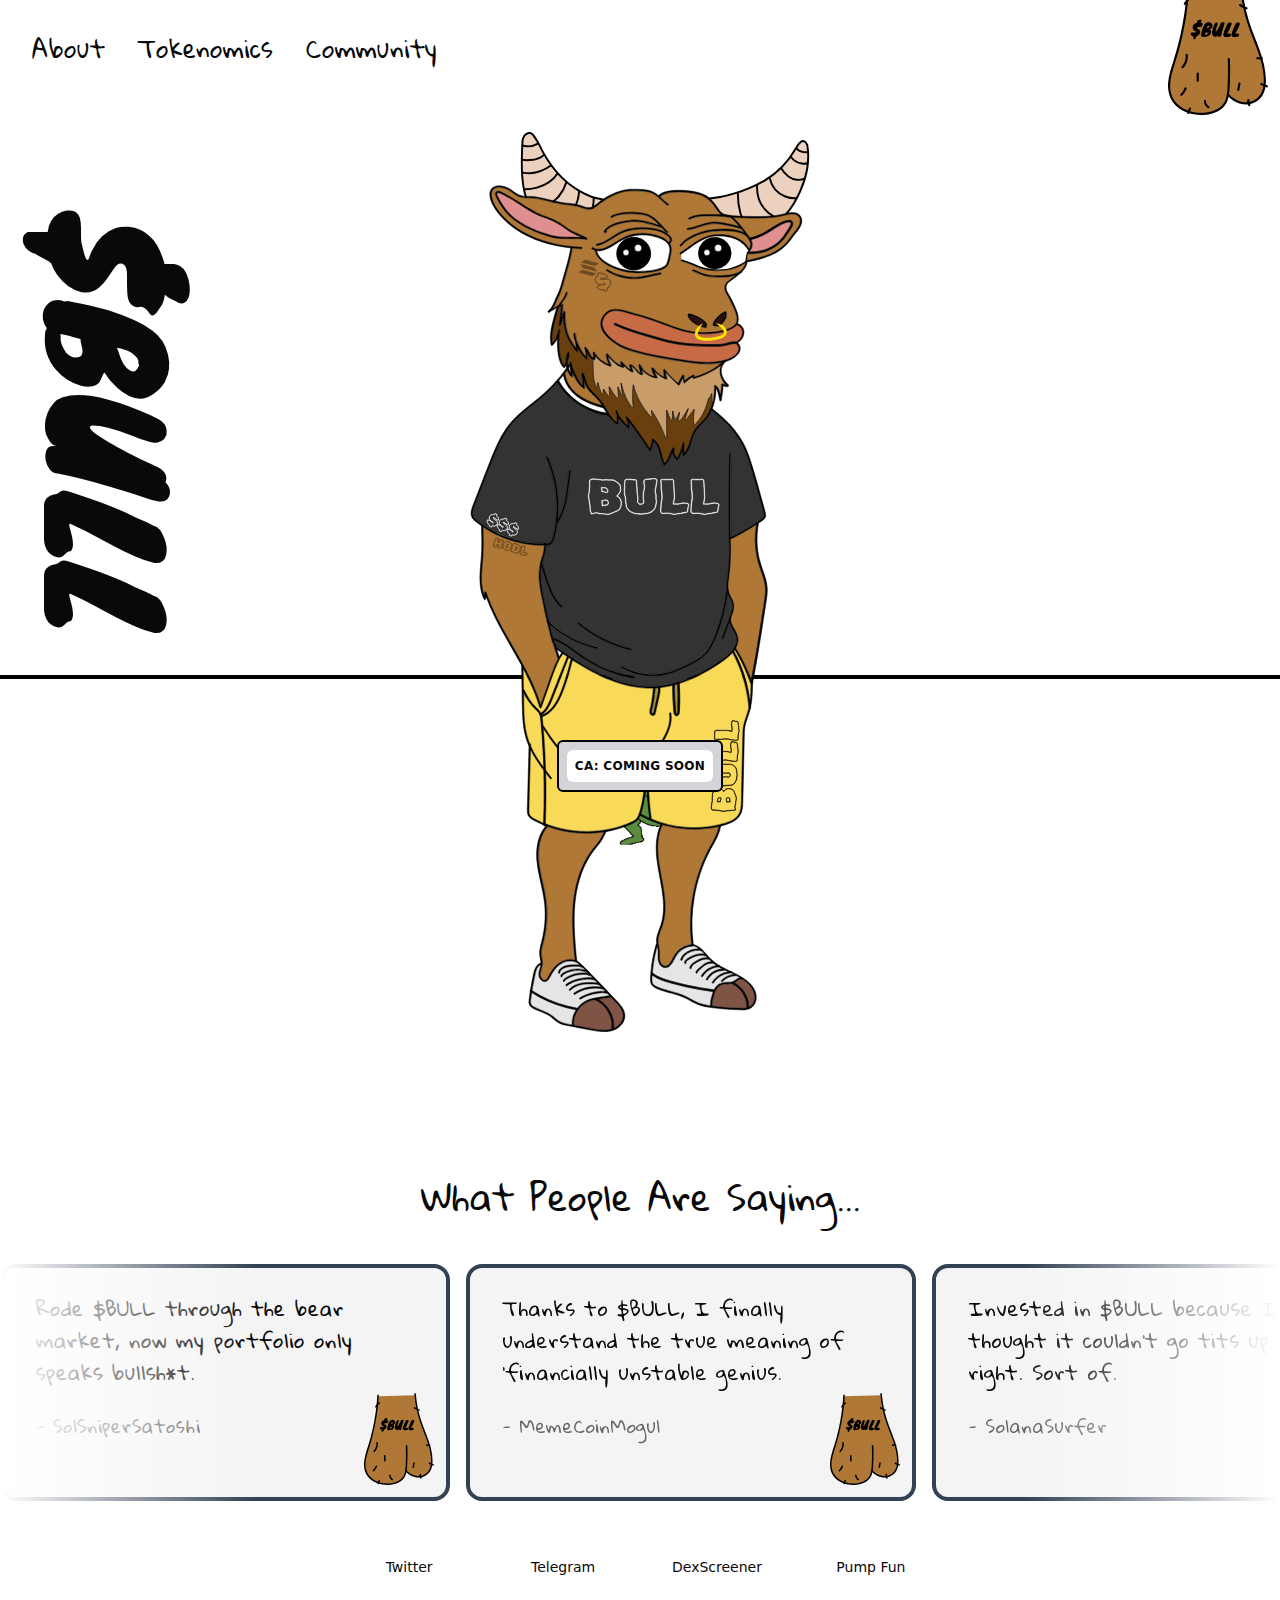
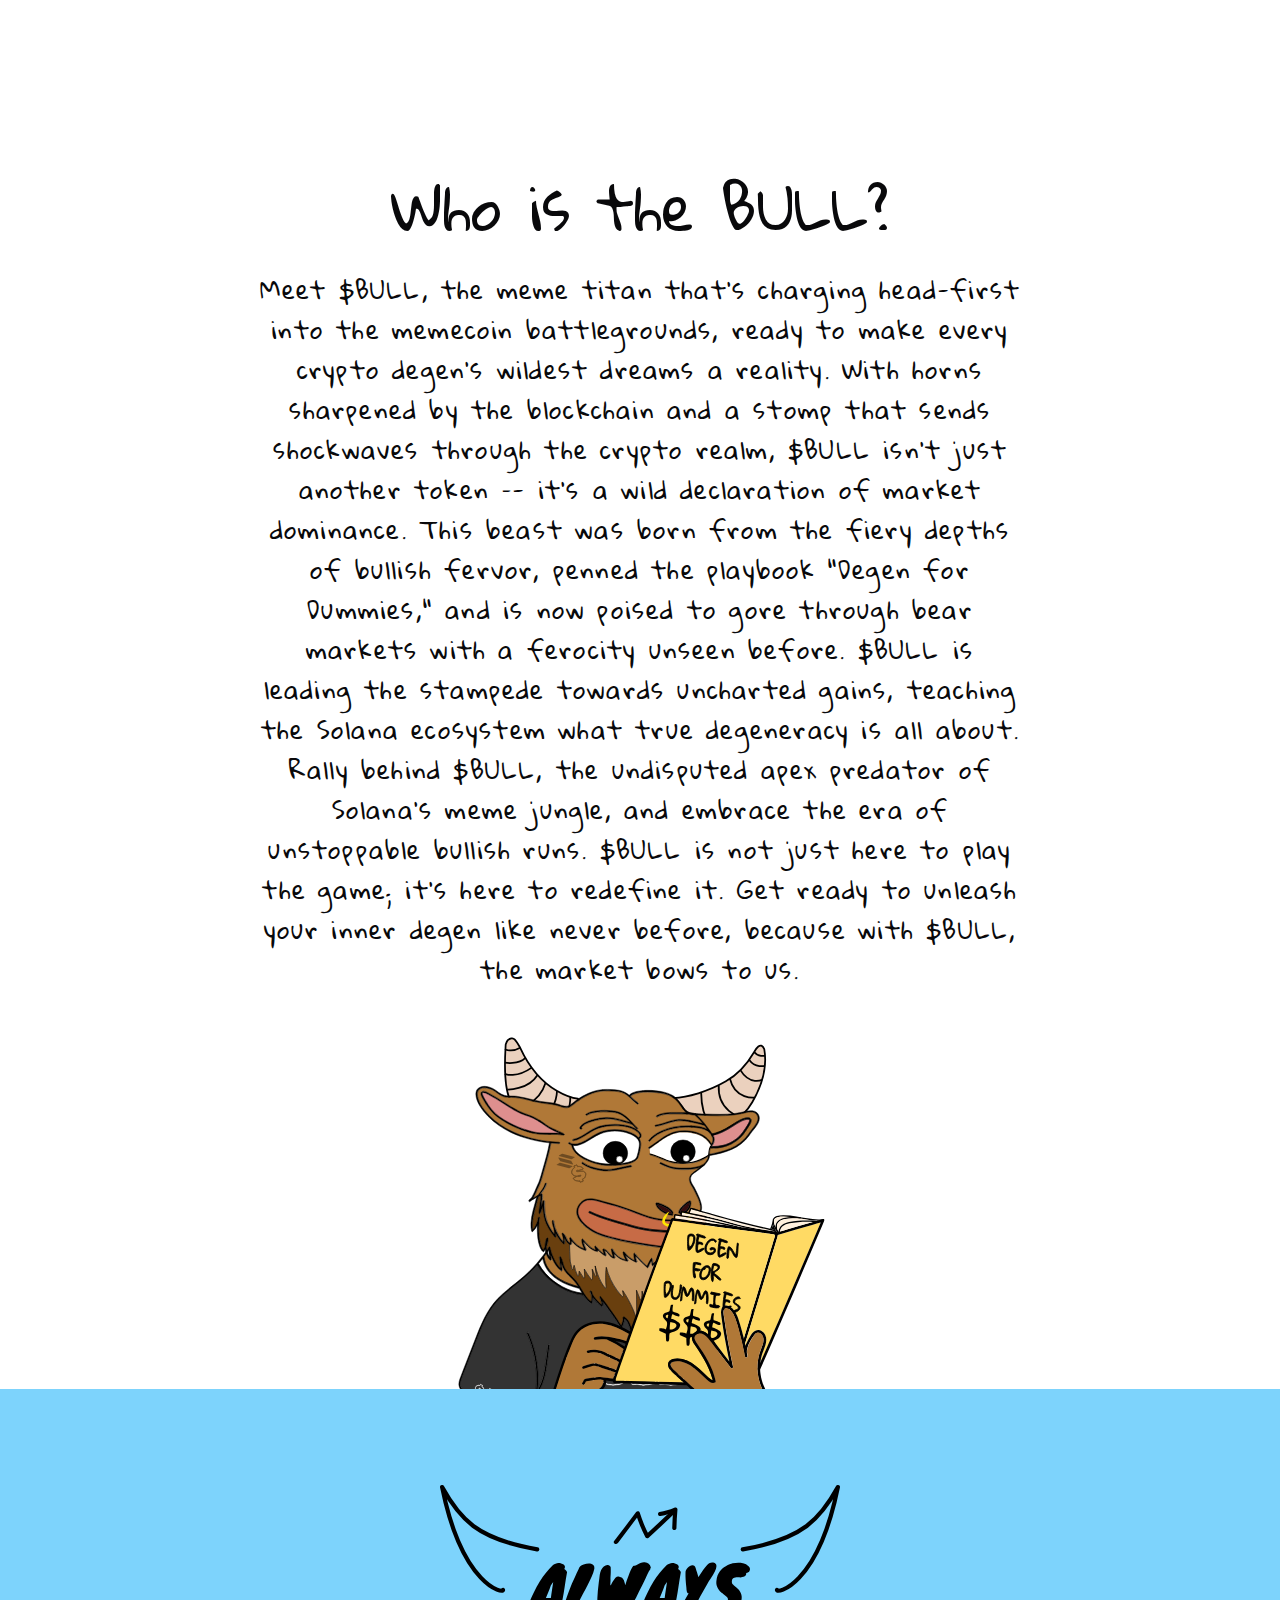
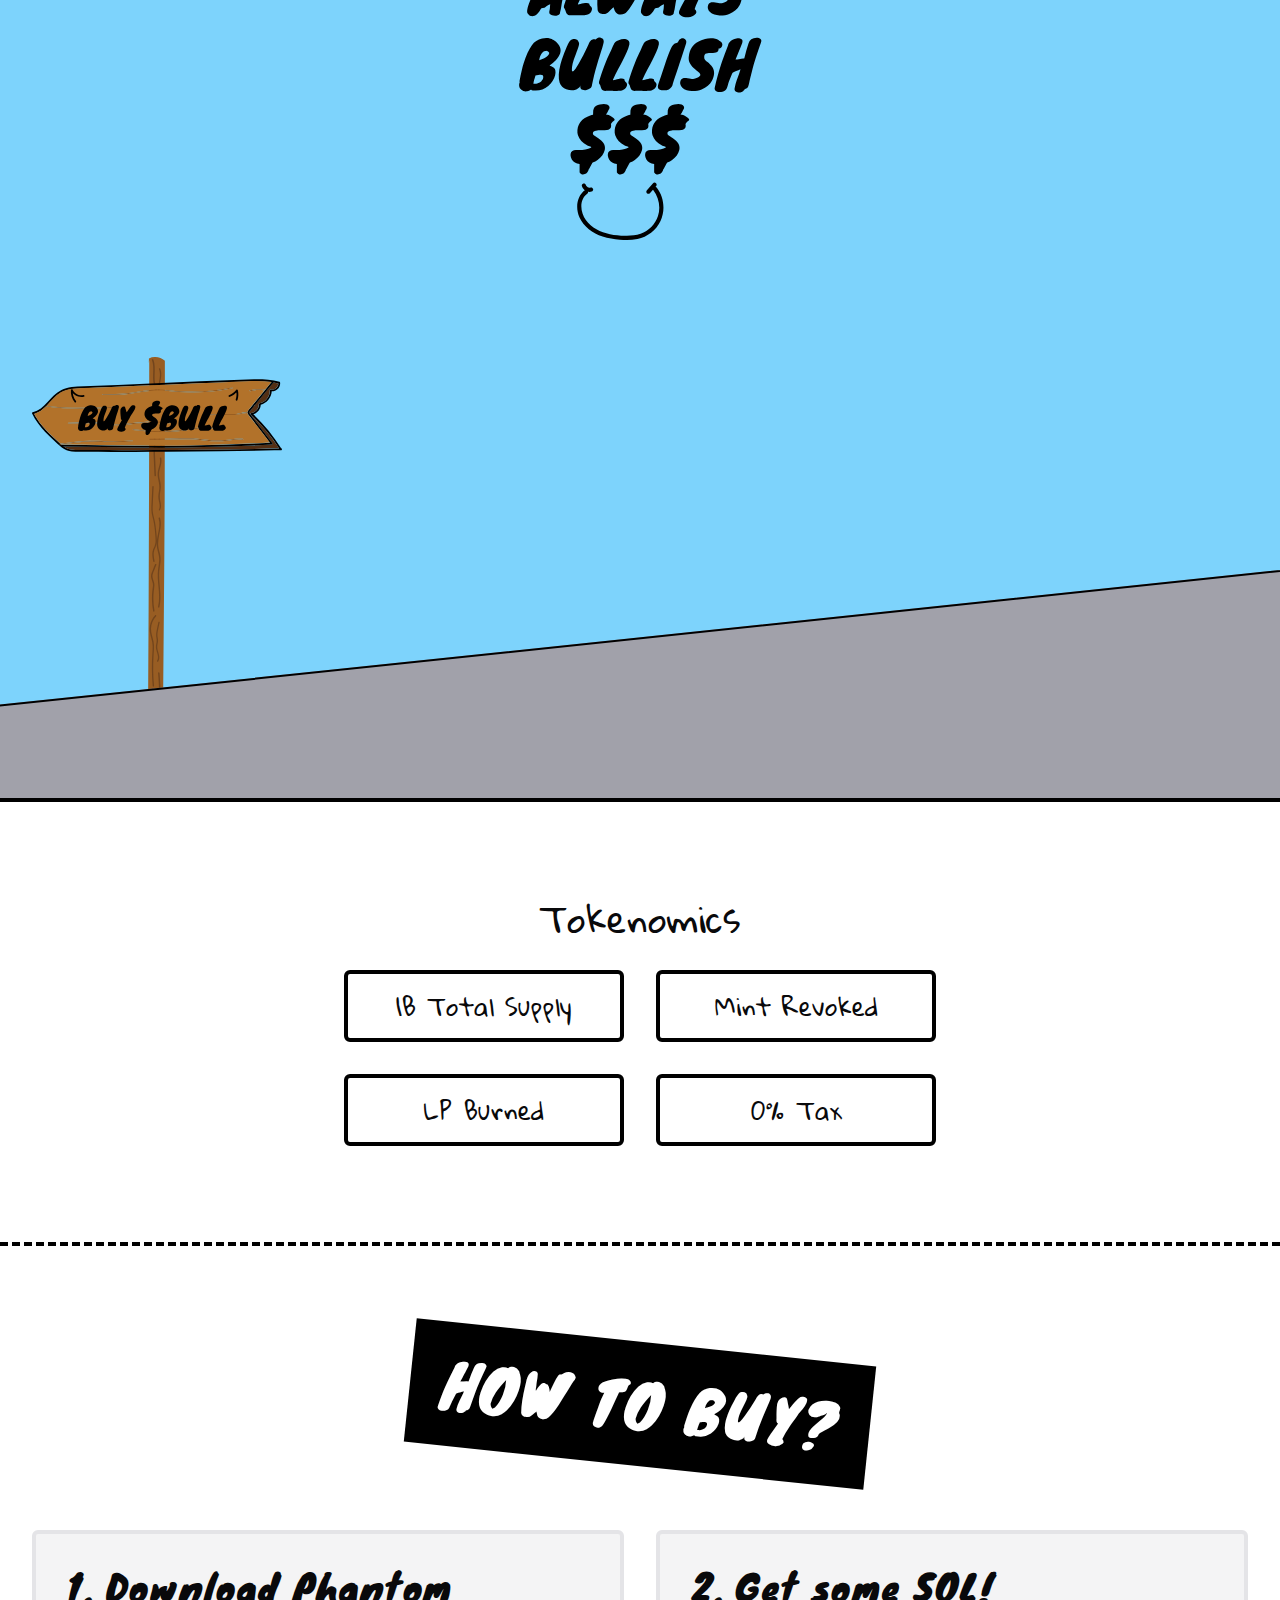
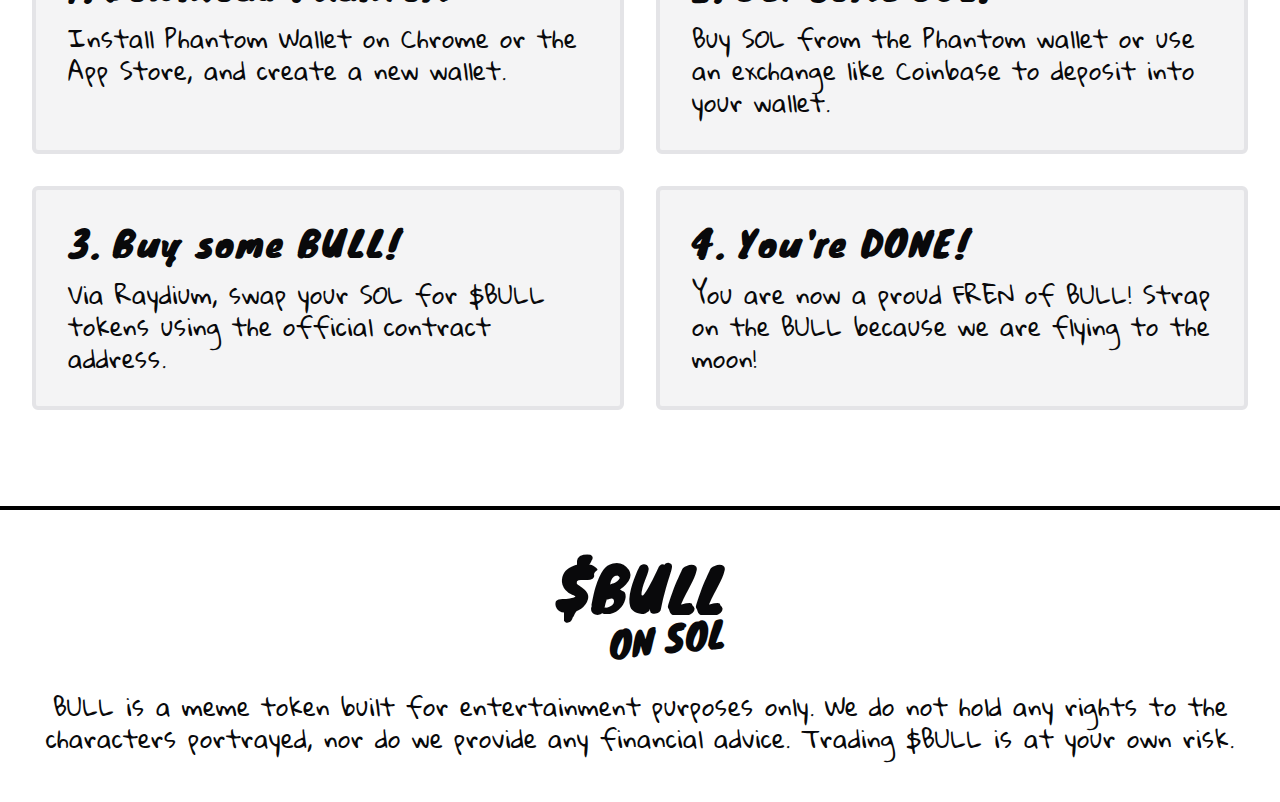
<file: index.html>
<!DOCTYPE html><html lang="en"><head><meta charset="utf-8"><meta name="viewport" content="width=device-width, initial-scale=1"><link rel="preload" href="/_next/static/media/41e7ce1ad66c1045-s.p.woff2" as="font" crossorigin="" type="font/woff2"><link rel="preload" href="/_next/static/media/9d3afea8674f91ff-s.p.woff2" as="font" crossorigin="" type="font/woff2"><link rel="preload" href="/_next/static/media/c9a5bc6a7c948fb0-s.p.woff2" as="font" crossorigin="" type="font/woff2"><link rel="stylesheet" href="_next/static/css/36da0e2379ce5c4f.css" crossorigin="" data-precedence="next"><link rel="preload" as="script" fetchpriority="low" href="/_next/static/chunks/webpack-ee5a981f2803eb42.js" crossorigin=""><script src="_next/static/chunks/817ad8d0-ed6a081435bf0e50.js" async="" crossorigin=""></script><script src="_next/static/chunks/89-8f921d1d12f80a0c.js" async="" crossorigin=""></script><script src="_next/static/chunks/main-app-ea1d9801e0c619a9.js" async="" crossorigin=""></script><script src="_next/static/chunks/233-e2ee96bfffa34e8b.js" async=""></script><script src="_next/static/chunks/355-d937d90812b690f0.js" async=""></script><script src="_next/static/chunks/app/page-2d7a6457ae449551.js" async=""></script><script src="_next/static/chunks/app/layout-4a7a3a72626bb552.js" async=""></script><title>Create Next App</title><meta name="description" content="Generated by create next app"><link rel="icon" href="favicon.ico" type="image/x-icon" sizes="16x16"><meta name="next-size-adjust"><script src="_next/static/chunks/polyfills-c67a75d1b6f99dc8.js" crossorigin="" nomodule=""></script></head><body class="relative __variable_d14b8b __variable_0c59b3"><header class="p-8 font-gloria absolute z-[999999] "><nav><ul class="flex gap-8  text-xl sm:text-2xl"><li><a href="#about">About</a></li><li><a href="#tokenomics">Tokenomics</a></li><li><a href="contact/index.html">Community</a></li></ul></nav></header><main class=""><img alt="$BULL" loading="lazy" width="100" height="100" decoding="async" data-nimg="1" class="-top-4 right-3 fixed  z-[99999] select-none hidden md:block" style="color:transparent" src="testes.svg"><section class="flex flex-col items-center justify-center h-[calc(100vh*1.2)] relative overflow-hidden"><div class=" absolute top-[310px] -left-[40px] md:-left-[100px] rotate-90 text-[70px] md:text-[150px] font-knewave">$BULL</div><img alt="BULL on Solana" loading="lazy" width="500" height="500" decoding="async" data-nimg="1" class="absolute bottom-12 z-[999] h-[calc(100vh)]" style="color:transparent" src="bull_hero.svg"><div class="absolute bottom-0 h-[calc(50vh*.9)] bg-white border-t-4 border-black w-full"></div><div class="absolute bottom-[calc(100vh-80vh*.85)] z-[9999] p-2 rounded-md border-2 border-black bg-zinc-300"><div class="p-2 bg-white font-inter rounded-md font-semibold tracking-wide text-xs">CA: COMING SOON</div></div><img alt="pepe running" loading="lazy" width="150" height="150" decoding="async" data-nimg="1" class="animate-running absolute bottom-[calc(20vh*1.3)] z-[99] size-[calc(10vh)]" style="color:transparent" srcset="_next/image/url%3D%252Fpeperun.gif%26w%3D256%26q%3D75 1x, _next/image/url%3D%252Fpeperun.gif%26w%3D384%26q%3D75 2x" src="_next/image/url%3D%252Fpeperun.gif%26w%3D384%26q%3D75"></section><section class="py-24 select-none flex-col flex items-center justify-center overflow-hidden"><div class="font-gloria text-4xl mb-8 text-center">What People Are Saying...</div><div class=""><div class="scroller relative z-20 max-w-7xl overflow-hidden [mask-image:linear-gradient(to_right,transparent,black_20%,black_80%,transparent)]"><ul class="flex min-w-full shrink-0 gap-4 py-4 w-max flex-nowrap hover:[animation-play-state:paused]"><li class="w-[350px] max-w-full relative rounded-2xl border-4 flex-shrink-0 border-slate-700 bg-zinc-100 px-8 py-6 md:w-[450px]"><blockquote><div aria-hidden="true" class="user-select-none -z-1 pointer-events-none absolute -left-0.5 -top-0.5 h-[calc(100%_+_4px)] w-[calc(100%_+_4px)]"></div><span class=" relative z-20 text-xl leading-[1.6] text-foreground font-gloria">Rode $BULL through the bear market, now my portfolio only speaks bullsh*t.</span><div class="relative z-20 mt-6 flex flex-row items-center"><span class="flex flex-col gap-1"><span class=" text-lg leading-[1.6] text-foreground font-gloria opacity-60">- <!-- -->SolSniperSatoshi</span></span></div><img alt="Bullish" loading="lazy" width="70" height="70" decoding="async" data-nimg="1" class="absolute bottom-3 right-3" style="color:transparent" src="testes.svg"></blockquote></li><li class="w-[350px] max-w-full relative rounded-2xl border-4 flex-shrink-0 border-slate-700 bg-zinc-100 px-8 py-6 md:w-[450px]"><blockquote><div aria-hidden="true" class="user-select-none -z-1 pointer-events-none absolute -left-0.5 -top-0.5 h-[calc(100%_+_4px)] w-[calc(100%_+_4px)]"></div><span class=" relative z-20 text-xl leading-[1.6] text-foreground font-gloria">Thanks to $BULL, I finally understand the true meaning of 'financially unstable genius.</span><div class="relative z-20 mt-6 flex flex-row items-center"><span class="flex flex-col gap-1"><span class=" text-lg leading-[1.6] text-foreground font-gloria opacity-60">- <!-- -->MemeCoinMogul</span></span></div><img alt="Bullish" loading="lazy" width="70" height="70" decoding="async" data-nimg="1" class="absolute bottom-3 right-3" style="color:transparent" src="testes.svg"></blockquote></li><li class="w-[350px] max-w-full relative rounded-2xl border-4 flex-shrink-0 border-slate-700 bg-zinc-100 px-8 py-6 md:w-[450px]"><blockquote><div aria-hidden="true" class="user-select-none -z-1 pointer-events-none absolute -left-0.5 -top-0.5 h-[calc(100%_+_4px)] w-[calc(100%_+_4px)]"></div><span class=" relative z-20 text-xl leading-[1.6] text-foreground font-gloria">Invested in $BULL because I thought it couldn't go tits up. I was right. Sort of.</span><div class="relative z-20 mt-6 flex flex-row items-center"><span class="flex flex-col gap-1"><span class=" text-lg leading-[1.6] text-foreground font-gloria opacity-60">- <!-- -->SolanaSurfer</span></span></div><img alt="Bullish" loading="lazy" width="70" height="70" decoding="async" data-nimg="1" class="absolute bottom-3 right-3" style="color:transparent" src="testes.svg"></blockquote></li><li class="w-[350px] max-w-full relative rounded-2xl border-4 flex-shrink-0 border-slate-700 bg-zinc-100 px-8 py-6 md:w-[450px]"><blockquote><div aria-hidden="true" class="user-select-none -z-1 pointer-events-none absolute -left-0.5 -top-0.5 h-[calc(100%_+_4px)] w-[calc(100%_+_4px)]"></div><span class=" relative z-20 text-xl leading-[1.6] text-foreground font-gloria">$BULL turned my wallet from a ghost town to a degen rave party. Still hungover.</span><div class="relative z-20 mt-6 flex flex-row items-center"><span class="flex flex-col gap-1"><span class=" text-lg leading-[1.6] text-foreground font-gloria opacity-60">- <!-- -->DogecoinDisciple</span></span></div><img alt="Bullish" loading="lazy" width="70" height="70" decoding="async" data-nimg="1" class="absolute bottom-3 right-3" style="color:transparent" src="testes.svg"></blockquote></li><li class="w-[350px] max-w-full relative rounded-2xl border-4 flex-shrink-0 border-slate-700 bg-zinc-100 px-8 py-6 md:w-[450px]"><blockquote><div aria-hidden="true" class="user-select-none -z-1 pointer-events-none absolute -left-0.5 -top-0.5 h-[calc(100%_+_4px)] w-[calc(100%_+_4px)]"></div><span class=" relative z-20 text-xl leading-[1.6] text-foreground font-gloria">Betting on $BULL was like marrying into chaos – thrilling, unpredictable, and oddly rewarding.</span><div class="relative z-20 mt-6 flex flex-row items-center"><span class="flex flex-col gap-1"><span class=" text-lg leading-[1.6] text-foreground font-gloria opacity-60">- <!-- -->BlockchainBard</span></span></div><img alt="Bullish" loading="lazy" width="70" height="70" decoding="async" data-nimg="1" class="absolute bottom-3 right-3" style="color:transparent" src="testes.svg"></blockquote></li><li class="w-[350px] max-w-full relative rounded-2xl border-4 flex-shrink-0 border-slate-700 bg-zinc-100 px-8 py-6 md:w-[450px]"><blockquote><div aria-hidden="true" class="user-select-none -z-1 pointer-events-none absolute -left-0.5 -top-0.5 h-[calc(100%_+_4px)] w-[calc(100%_+_4px)]"></div><span class=" relative z-20 text-xl leading-[1.6] text-foreground font-gloria">I told my mom about $BULL, now she's a bigger degen than me. Send help.</span><div class="relative z-20 mt-6 flex flex-row items-center"><span class="flex flex-col gap-1"><span class=" text-lg leading-[1.6] text-foreground font-gloria opacity-60">- <!-- -->MoonshotMemeMaster</span></span></div><img alt="Bullish" loading="lazy" width="70" height="70" decoding="async" data-nimg="1" class="absolute bottom-3 right-3" style="color:transparent" src="testes.svg"></blockquote></li><li class="w-[350px] max-w-full relative rounded-2xl border-4 flex-shrink-0 border-slate-700 bg-zinc-100 px-8 py-6 md:w-[450px]"><blockquote><div aria-hidden="true" class="user-select-none -z-1 pointer-events-none absolute -left-0.5 -top-0.5 h-[calc(100%_+_4px)] w-[calc(100%_+_4px)]"></div><span class=" relative z-20 text-xl leading-[1.6] text-foreground font-gloria">$BULL gave me trust issues, but also a Lambo. So, we're even.</span><div class="relative z-20 mt-6 flex flex-row items-center"><span class="flex flex-col gap-1"><span class=" text-lg leading-[1.6] text-foreground font-gloria opacity-60">- <!-- -->WhaleWatcherWally</span></span></div><img alt="Bullish" loading="lazy" width="70" height="70" decoding="async" data-nimg="1" class="absolute bottom-3 right-3" style="color:transparent" src="testes.svg"></blockquote></li><li class="w-[350px] max-w-full relative rounded-2xl border-4 flex-shrink-0 border-slate-700 bg-zinc-100 px-8 py-6 md:w-[450px]"><blockquote><div aria-hidden="true" class="user-select-none -z-1 pointer-events-none absolute -left-0.5 -top-0.5 h-[calc(100%_+_4px)] w-[calc(100%_+_4px)]"></div><span class=" relative z-20 text-xl leading-[1.6] text-foreground font-gloria">My grandma asked about $BULL; told her it's like bingo but for people who love stress.</span><div class="relative z-20 mt-6 flex flex-row items-center"><span class="flex flex-col gap-1"><span class=" text-lg leading-[1.6] text-foreground font-gloria opacity-60">- <!-- -->DeFiDegenDuke</span></span></div><img alt="Bullish" loading="lazy" width="70" height="70" decoding="async" data-nimg="1" class="absolute bottom-3 right-3" style="color:transparent" src="testes.svg"></blockquote></li><li class="w-[350px] max-w-full relative rounded-2xl border-4 flex-shrink-0 border-slate-700 bg-zinc-100 px-8 py-6 md:w-[450px]"><blockquote><div aria-hidden="true" class="user-select-none -z-1 pointer-events-none absolute -left-0.5 -top-0.5 h-[calc(100%_+_4px)] w-[calc(100%_+_4px)]"></div><span class=" relative z-20 text-xl leading-[1.6] text-foreground font-gloria">Thanks to $BULL, I've perfected the art of the humble brag—now, if only I could pay rent with memes.</span><div class="relative z-20 mt-6 flex flex-row items-center"><span class="flex flex-col gap-1"><span class=" text-lg leading-[1.6] text-foreground font-gloria opacity-60">- <!-- -->HodlMyBeer</span></span></div><img alt="Bullish" loading="lazy" width="70" height="70" decoding="async" data-nimg="1" class="absolute bottom-3 right-3" style="color:transparent" src="testes.svg"></blockquote></li><li class="w-[350px] max-w-full relative rounded-2xl border-4 flex-shrink-0 border-slate-700 bg-zinc-100 px-8 py-6 md:w-[450px]"><blockquote><div aria-hidden="true" class="user-select-none -z-1 pointer-events-none absolute -left-0.5 -top-0.5 h-[calc(100%_+_4px)] w-[calc(100%_+_4px)]"></div><span class=" relative z-20 text-xl leading-[1.6] text-foreground font-gloria">Got in late on $BULL and still found gains. It's like finding an untouched pizza at a frat party.</span><div class="relative z-20 mt-6 flex flex-row items-center"><span class="flex flex-col gap-1"><span class=" text-lg leading-[1.6] text-foreground font-gloria opacity-60">- <!-- -->ToTheMoonOrBust</span></span></div><img alt="Bullish" loading="lazy" width="70" height="70" decoding="async" data-nimg="1" class="absolute bottom-3 right-3" style="color:transparent" src="testes.svg"></blockquote></li><li class="w-[350px] max-w-full relative rounded-2xl border-4 flex-shrink-0 border-slate-700 bg-zinc-100 px-8 py-6 md:w-[450px]"><blockquote><div aria-hidden="true" class="user-select-none -z-1 pointer-events-none absolute -left-0.5 -top-0.5 h-[calc(100%_+_4px)] w-[calc(100%_+_4px)]"></div><span class=" relative z-20 text-xl leading-[1.6] text-foreground font-gloria">Invested in $BULL for the memes, stayed for the chaos. Financial stability is overrated anyway.</span><div class="relative z-20 mt-6 flex flex-row items-center"><span class="flex flex-col gap-1"><span class=" text-lg leading-[1.6] text-foreground font-gloria opacity-60">- <!-- -->SolSnatcher420</span></span></div><img alt="Bullish" loading="lazy" width="70" height="70" decoding="async" data-nimg="1" class="absolute bottom-3 right-3" style="color:transparent" src="testes.svg"></blockquote></li><li class="w-[350px] max-w-full relative rounded-2xl border-4 flex-shrink-0 border-slate-700 bg-zinc-100 px-8 py-6 md:w-[450px]"><blockquote><div aria-hidden="true" class="user-select-none -z-1 pointer-events-none absolute -left-0.5 -top-0.5 h-[calc(100%_+_4px)] w-[calc(100%_+_4px)]"></div><span class=" relative z-20 text-xl leading-[1.6] text-foreground font-gloria">They said $BULL was a wild ride, but they didn't mention it'd be like tying your portfolio to a rocket with no clear destination.</span><div class="relative z-20 mt-6 flex flex-row items-center"><span class="flex flex-col gap-1"><span class=" text-lg leading-[1.6] text-foreground font-gloria opacity-60">- <!-- -->LamboDreamz</span></span></div><img alt="Bullish" loading="lazy" width="70" height="70" decoding="async" data-nimg="1" class="absolute bottom-3 right-3" style="color:transparent" src="testes.svg"></blockquote></li></ul></div></div><div class=" mt-8 grid grid-cols-1 md:grid-cols-4 gap-8"><a class="inline-flex items-center justify-center whitespace-nowrap rounded-md text-sm font-medium transition-colors focus-visible:outline-none focus-visible:ring-1 focus-visible:ring-ring disabled:pointer-events-none disabled:opacity-50 hover:bg-accent hover:text-accent-foreground h-9 px-4 py-2" href="https://twitter.com/_solanabull">Twitter</a><a class="inline-flex items-center justify-center whitespace-nowrap rounded-md text-sm font-medium transition-colors focus-visible:outline-none focus-visible:ring-1 focus-visible:ring-ring disabled:pointer-events-none disabled:opacity-50 hover:bg-accent hover:text-accent-foreground h-9 px-4 py-2" href="https://t.me/bull_solana_portal">Telegram</a><a class="inline-flex items-center justify-center whitespace-nowrap rounded-md text-sm font-medium transition-colors focus-visible:outline-none focus-visible:ring-1 focus-visible:ring-ring disabled:pointer-events-none disabled:opacity-50 hover:bg-accent hover:text-accent-foreground h-9 px-4 py-2" href="#">DexScreener</a><a class="inline-flex items-center justify-center whitespace-nowrap rounded-md text-sm font-medium transition-colors focus-visible:outline-none focus-visible:ring-1 focus-visible:ring-ring disabled:pointer-events-none disabled:opacity-50 hover:bg-accent hover:text-accent-foreground h-9 px-4 py-2" href="../www.pump.fun/8hk4MzasvdDawTJDyqFNA78fYFZaHpmRFuZQidG4Nk5V/index.html">Pump Fun</a></div></section><section class="px-4 sm:px-8 pt-8 select-none md:pt-24 pb-[400px] flex-col relative flex items-center justify-start overflow-hidden" id="about"><div class="font-gloria text-4xl sm:text-6xl mb-8">Who is the BULL?</div><p class="max-w-3xl font-gloria text-2xl text-center tracking-wider leading-10">Meet $BULL, the meme titan that's charging head-first into the memecoin battlegrounds, ready to make every crypto degen's wildest dreams a reality. With horns sharpened by the blockchain and a stomp that sends shockwaves through the crypto realm, $BULL isn't just another token –- it's a wild declaration of market dominance. This beast was born from the fiery depths of bullish fervor, penned the playbook "Degen for Dummies," and is now poised to gore through bear markets with a ferocity unseen before. $BULL is leading the stampede towards uncharted gains, teaching the Solana ecosystem what true degeneracy is all about. Rally behind $BULL, the undisputed apex predator of Solana's meme jungle, and embrace the era of unstoppable bullish runs. $BULL is not just here to play the game; it's here to redefine it. Get ready to unleash your inner degen like never before, because with $BULL, the market bows to us.</p><img alt="Degen for Dummies" loading="lazy" width="400" height="400" decoding="async" data-nimg="1" class="absolute bottom-0 z-[999]" style="color:transparent" src="degen.svg"></section><section class="py-24 flex-col flex select-none items-center justify-center bg-sky-300 relative overflow-hidden" id="about"><img alt="Always Bullish" loading="lazy" width="400" height="400" decoding="async" data-nimg="1" class="mb-24" style="color:transparent" src="always_bullish.svg"><div class="z-[9999]"><div style="transform:translateX(1000px) translateY(0px) translateZ(0)"><img alt="Wen Lambo?" loading="lazy" width="600" height="600" decoding="async" data-nimg="1" class="z-[999]" style="color:transparent" src="lambo.svg"></div></div><img alt="Buy Bull" loading="lazy" width="250" height="250" decoding="async" data-nimg="1" class="z-[9] absolute bottom-0 left-4 sm:left-8" style="color:transparent" src="sign.svg"><div class="h-[260px] border-t-2 border-black border -rotate-6 w-[3000px] bg-zinc-400 absolute -bottom-[100px] z-[99]"></div></section><section class="py-24 flex-col flex items-center justify-center border-t-4 border-black" id="tokenomics"><div class="font-gloria text-4xl mb-8">Tokenomics</div><div class="grid grid-cols-1 md:grid-cols-2 gap-8 text-center"><div class="font-gloria text-2xl py-4 px-12 border-4 border-black rounded-md">1B Total Supply</div><div class="font-gloria text-2xl py-4 px-12 border-4 border-black rounded-md">Mint Revoked</div><div class="font-gloria text-2xl py-4 px-12 border-4 border-black rounded-md">LP Burned</div><div class="font-gloria text-2xl py-4 px-12 border-4 border-black rounded-md">0% Tax</div></div></section><section class="py-24 flex-col select-none flex items-center justify-center border-t-4 border-black border-dashed overflow-hidden"><div class="font-knewave text-4xl md:text-6xl l p-8 bg-black text-white rotate-6 mb-16 tracking-wider">HOW TO BUY?</div><div class="grid grid-cols-1 lg:grid-cols-2 gap-8 px-0 md:px-8 max-w-7xl"><div class="rounded-md p-8 bg-zinc-100 border-4"><div class="text-4xl font-knewave mb-4 tracking-wider">1. Download Phantom</div><div class="text-2xl font-gloria">Install Phantom Wallet on Chrome or the App Store, and create a new wallet.</div></div><div class="rounded-md p-8 bg-zinc-100 border-4"><div class="text-4xl font-knewave mb-4 tracking-wider">2. Get some SOL!</div><div class="text-2xl font-gloria">Buy SOL from the Phantom wallet or use an exchange like Coinbase to deposit into your wallet.</div></div><div class="rounded-md p-8 bg-zinc-100 border-4"><div class="text-4xl font-knewave mb-4 tracking-wider">3. Buy some BULL!</div><div class="text-2xl font-gloria">Via Raydium, swap your SOL for $BULL tokens using the official contract address.</div></div><div class="rounded-md p-8 bg-zinc-100 border-4"><div class="text-4xl font-knewave mb-4 tracking-wider">4. You're DONE!</div><div class="text-2xl font-gloria">You are now a proud FREN of BULL! Strap on the BULL because we are flying to the moon!</div></div></div></section></main><footer class="px-4 py-12 border-t-4 border-black"><div class="flex flex-col justify-between gap-8 items-center flex-wrap"><div class="flex flex-col justify-end items-end"><div class="font-knewave text-6xl">$BULL</div><div class="font-knewave text-4xl -rotate-6">ON SOL</div></div><div class="font-gloria text-2xl text-center max-w-7xl">BULL is a meme token built for entertainment purposes only. We do not hold any rights to the characters portrayed, nor do we provide any financial advice. Trading $BULL is at your own risk.</div></div></footer><script src="_next/static/chunks/webpack-ee5a981f2803eb42.js" crossorigin="" async=""></script><script>(self.__next_f=self.__next_f||[]).push([0]);self.__next_f.push([2,null])</script><script>self.__next_f.push([1,"1:HL[\"/_next/static/media/41e7ce1ad66c1045-s.p.woff2\",\"font\",{\"crossOrigin\":\"\",\"type\":\"font/woff2\"}]\n2:HL[\"/_next/static/media/9d3afea8674f91ff-s.p.woff2\",\"font\",{\"crossOrigin\":\"\",\"type\":\"font/woff2\"}]\n3:HL[\"/_next/static/media/c9a5bc6a7c948fb0-s.p.woff2\",\"font\",{\"crossOrigin\":\"\",\"type\":\"font/woff2\"}]\n4:HL[\"/_next/static/css/36da0e2379ce5c4f.css\",\"style\",{\"crossOrigin\":\"\"}]\n0:\"$L5\"\n"])</script><script>self.__next_f.push([1,"6:I[4005,[],\"\"]\n8:I[8452,[],\"\"]\n9:I[640,[\"233\",\"static/chunks/233-e2ee96bfffa34e8b.js\",\"355\",\"static/chunks/355-d937d90812b690f0.js\",\"931\",\"static/chunks/app/page-2d7a6457ae449551.js\"],\"\"]\na:I[233,[\"233\",\"static/chunks/233-e2ee96bfffa34e8b.js\",\"185\",\"static/chunks/app/layout-4a7a3a72626bb552.js\"],\"\"]\nb:I[357,[],\"\"]\nc:I[2984,[],\"\"]\ne:I[5389,[],\"\"]\nf:[]\n"])</script><script>self.__next_f.push([1,"5:[[[\"$\",\"link\",\"0\",{\"rel\":\"stylesheet\",\"href\":\"/_next/static/css/36da0e2379ce5c4f.css\",\"precedence\":\"next\",\"crossOrigin\":\"\"}]],[\"$\",\"$L6\",null,{\"buildId\":\"HmrXJyuc4ToNRYYvkpw8J\",\"assetPrefix\":\"\",\"initialCanonicalUrl\":\"/\",\"initialTree\":[\"\",{\"children\":[\"__PAGE__\",{}]},\"$undefined\",\"$undefined\",true],\"initialSeedData\":[\"\",{\"children\":[\"__PAGE__\",{},[\"$L7\",[\"$\",\"$L8\",null,{\"propsForComponent\":{\"params\":{}},\"Component\":\"$9\",\"isStaticGeneration\":true}],null]]},[null,[\"$\",\"html\",null,{\"lang\":\"en\",\"children\":[\"$\",\"body\",null,{\"className\":\"relative __variable_d14b8b __variable_0c59b3\",\"children\":[[\"$\",\"header\",null,{\"className\":\"p-8 font-gloria absolute z-[999999] \",\"children\":[\"$\",\"nav\",null,{\"children\":[\"$\",\"ul\",null,{\"className\":\"flex gap-8  text-xl sm:text-2xl\",\"children\":[[\"$\",\"li\",null,{\"children\":[\"$\",\"$La\",null,{\"href\":\"#about\",\"children\":\"About\"}]}],[\"$\",\"li\",null,{\"children\":[\"$\",\"a\",null,{\"href\":\"#tokenomics\",\"children\":\"Tokenomics\"}]}],[\"$\",\"li\",null,{\"children\":[\"$\",\"a\",null,{\"href\":\"/contact\",\"children\":\"Community\"}]}]]}]}]}],[\"$\",\"$Lb\",null,{\"parallelRouterKey\":\"children\",\"segmentPath\":[\"children\"],\"loading\":\"$undefined\",\"loadingStyles\":\"$undefined\",\"loadingScripts\":\"$undefined\",\"hasLoading\":false,\"error\":\"$undefined\",\"errorStyles\":\"$undefined\",\"errorScripts\":\"$undefined\",\"template\":[\"$\",\"$Lc\",null,{}],\"templateStyles\":\"$undefined\",\"templateScripts\":\"$undefined\",\"notFound\":[[\"$\",\"title\",null,{\"children\":\"404: This page could not be found.\"}],[\"$\",\"div\",null,{\"style\":{\"fontFamily\":\"system-ui,\\\"Segoe UI\\\",Roboto,Helvetica,Arial,sans-serif,\\\"Apple Color Emoji\\\",\\\"Segoe UI Emoji\\\"\",\"height\":\"100vh\",\"textAlign\":\"center\",\"display\":\"flex\",\"flexDirection\":\"column\",\"alignItems\":\"center\",\"justifyContent\":\"center\"},\"children\":[\"$\",\"div\",null,{\"children\":[[\"$\",\"style\",null,{\"dangerouslySetInnerHTML\":{\"__html\":\"body{color:#000;background:#fff;margin:0}.next-error-h1{border-right:1px solid rgba(0,0,0,.3)}@media (prefers-color-scheme:dark){body{color:#fff;background:#000}.next-error-h1{border-right:1px solid rgba(255,255,255,.3)}}\"}}],[\"$\",\"h1\",null,{\"className\":\"next-error-h1\",\"style\":{\"display\":\"inline-block\",\"margin\":\"0 20px 0 0\",\"padding\":\"0 23px 0 0\",\"fontSize\":24,\"fontWeight\":500,\"verticalAlign\":\"top\",\"lineHeight\":\"49px\"},\"children\":\"404\"}],[\"$\",\"div\",null,{\"style\":{\"display\":\"inline-block\"},\"children\":[\"$\",\"h2\",null,{\"style\":{\"fontSize\":14,\"fontWeight\":400,\"lineHeight\":\"49px\",\"margin\":0},\"children\":\"This page could not be found.\"}]}]]}]}]],\"notFoundStyles\":[],\"styles\":null}],[\"$\",\"footer\",null,{\"className\":\"px-4 py-12 border-t-4 border-black\",\"children\":[\"$\",\"div\",null,{\"className\":\"flex flex-col justify-between gap-8 items-center flex-wrap\",\"children\":[[\"$\",\"div\",null,{\"className\":\"flex flex-col justify-end items-end\",\"children\":[[\"$\",\"div\",null,{\"className\":\"font-knewave text-6xl\",\"children\":\"$$BULL\"}],[\"$\",\"div\",null,{\"className\":\"font-knewave text-4xl -rotate-6\",\"children\":\"ON SOL\"}]]}],[\"$\",\"div\",null,{\"className\":\"font-gloria text-2xl text-center max-w-7xl\",\"children\":\"BULL is a meme token built for entertainment purposes only. We do not hold any rights to the characters portrayed, nor do we provide any financial advice. Trading $BULL is at your own risk.\"}]]}]}]]}]}],null]],\"initialHead\":[false,\"$Ld\"],\"globalErrorComponent\":\"$e\",\"missingSlots\":\"$Wf\"}]]\n"])</script><script>self.__next_f.push([1,"d:[[\"$\",\"meta\",\"0\",{\"name\":\"viewport\",\"content\":\"width=device-width, initial-scale=1\"}],[\"$\",\"meta\",\"1\",{\"charSet\":\"utf-8\"}],[\"$\",\"title\",\"2\",{\"children\":\"Create Next App\"}],[\"$\",\"meta\",\"3\",{\"name\":\"description\",\"content\":\"Generated by create next app\"}],[\"$\",\"link\",\"4\",{\"rel\":\"icon\",\"href\":\"/favicon.ico\",\"type\":\"image/x-icon\",\"sizes\":\"16x16\"}],[\"$\",\"meta\",\"5\",{\"name\":\"next-size-adjust\"}]]\n7:null\n"])</script><script>self.__next_f.push([1,""])</script></body></html>
</file>
<file: _next/static/css/36da0e2379ce5c4f.css>
/*
! tailwindcss v3.4.1 | MIT License | https://tailwindcss.com
*/*,:after,:before{box-sizing:border-box;border:0 solid #e5e7eb}:after,:before{--tw-content:""}:host,html{line-height:1.5;-webkit-text-size-adjust:100%;-moz-tab-size:4;-o-tab-size:4;tab-size:4;font-family:ui-sans-serif,system-ui,sans-serif,Apple Color Emoji,Segoe UI Emoji,Segoe UI Symbol,Noto Color Emoji;font-feature-settings:normal;font-variation-settings:normal;-webkit-tap-highlight-color:transparent}body{margin:0;line-height:inherit}hr{height:0;color:inherit;border-top-width:1px}abbr:where([title]){-webkit-text-decoration:underline dotted;text-decoration:underline dotted}h1,h2,h3,h4,h5,h6{font-size:inherit;font-weight:inherit}a{color:inherit;text-decoration:inherit}b,strong{font-weight:bolder}code,kbd,pre,samp{font-family:ui-monospace,SFMono-Regular,Menlo,Monaco,Consolas,Liberation Mono,Courier New,monospace;font-feature-settings:normal;font-variation-settings:normal;font-size:1em}small{font-size:80%}sub,sup{font-size:75%;line-height:0;position:relative;vertical-align:baseline}sub{bottom:-.25em}sup{top:-.5em}table{text-indent:0;border-color:inherit;border-collapse:collapse}button,input,optgroup,select,textarea{font-family:inherit;font-feature-settings:inherit;font-variation-settings:inherit;font-size:100%;font-weight:inherit;line-height:inherit;color:inherit;margin:0;padding:0}button,select{text-transform:none}[type=button],[type=reset],[type=submit],button{-webkit-appearance:button;background-color:transparent;background-image:none}:-moz-focusring{outline:auto}:-moz-ui-invalid{box-shadow:none}progress{vertical-align:baseline}::-webkit-inner-spin-button,::-webkit-outer-spin-button{height:auto}[type=search]{-webkit-appearance:textfield;outline-offset:-2px}::-webkit-search-decoration{-webkit-appearance:none}::-webkit-file-upload-button{-webkit-appearance:button;font:inherit}summary{display:list-item}blockquote,dd,dl,figure,h1,h2,h3,h4,h5,h6,hr,p,pre{margin:0}fieldset{margin:0}fieldset,legend{padding:0}menu,ol,ul{list-style:none;margin:0;padding:0}dialog{padding:0}textarea{resize:vertical}input::-moz-placeholder,textarea::-moz-placeholder{opacity:1;color:#9ca3af}input::placeholder,textarea::placeholder{opacity:1;color:#9ca3af}[role=button],button{cursor:pointer}:disabled{cursor:default}audio,canvas,embed,iframe,img,object,svg,video{display:block;vertical-align:middle}img,video{max-width:100%;height:auto}[hidden]{display:none}:root{--background:0 0% 100%;--foreground:240 10% 3.9%;--card:0 0% 100%;--card-foreground:240 10% 3.9%;--popover:0 0% 100%;--popover-foreground:240 10% 3.9%;--primary:240 5.9% 10%;--primary-foreground:0 0% 98%;--secondary:240 4.8% 95.9%;--secondary-foreground:240 5.9% 10%;--muted:240 4.8% 95.9%;--muted-foreground:240 3.8% 46.1%;--accent:240 4.8% 95.9%;--accent-foreground:240 5.9% 10%;--destructive:0 84.2% 60.2%;--destructive-foreground:0 0% 98%;--border:240 5.9% 90%;--input:240 5.9% 90%;--ring:240 10% 3.9%;--radius:0.5rem}*{border-color:hsl(var(--border))}body{background-color:hsl(var(--background));color:hsl(var(--foreground))}*,:after,:before{--tw-border-spacing-x:0;--tw-border-spacing-y:0;--tw-translate-x:0;--tw-translate-y:0;--tw-rotate:0;--tw-skew-x:0;--tw-skew-y:0;--tw-scale-x:1;--tw-scale-y:1;--tw-pan-x: ;--tw-pan-y: ;--tw-pinch-zoom: ;--tw-scroll-snap-strictness:proximity;--tw-gradient-from-position: ;--tw-gradient-via-position: ;--tw-gradient-to-position: ;--tw-ordinal: ;--tw-slashed-zero: ;--tw-numeric-figure: ;--tw-numeric-spacing: ;--tw-numeric-fraction: ;--tw-ring-inset: ;--tw-ring-offset-width:0px;--tw-ring-offset-color:#fff;--tw-ring-color:rgba(59,130,246,.5);--tw-ring-offset-shadow:0 0 #0000;--tw-ring-shadow:0 0 #0000;--tw-shadow:0 0 #0000;--tw-shadow-colored:0 0 #0000;--tw-blur: ;--tw-brightness: ;--tw-contrast: ;--tw-grayscale: ;--tw-hue-rotate: ;--tw-invert: ;--tw-saturate: ;--tw-sepia: ;--tw-drop-shadow: ;--tw-backdrop-blur: ;--tw-backdrop-brightness: ;--tw-backdrop-contrast: ;--tw-backdrop-grayscale: ;--tw-backdrop-hue-rotate: ;--tw-backdrop-invert: ;--tw-backdrop-opacity: ;--tw-backdrop-saturate: ;--tw-backdrop-sepia: }::backdrop{--tw-border-spacing-x:0;--tw-border-spacing-y:0;--tw-translate-x:0;--tw-translate-y:0;--tw-rotate:0;--tw-skew-x:0;--tw-skew-y:0;--tw-scale-x:1;--tw-scale-y:1;--tw-pan-x: ;--tw-pan-y: ;--tw-pinch-zoom: ;--tw-scroll-snap-strictness:proximity;--tw-gradient-from-position: ;--tw-gradient-via-position: ;--tw-gradient-to-position: ;--tw-ordinal: ;--tw-slashed-zero: ;--tw-numeric-figure: ;--tw-numeric-spacing: ;--tw-numeric-fraction: ;--tw-ring-inset: ;--tw-ring-offset-width:0px;--tw-ring-offset-color:#fff;--tw-ring-color:rgba(59,130,246,.5);--tw-ring-offset-shadow:0 0 #0000;--tw-ring-shadow:0 0 #0000;--tw-shadow:0 0 #0000;--tw-shadow-colored:0 0 #0000;--tw-blur: ;--tw-brightness: ;--tw-contrast: ;--tw-grayscale: ;--tw-hue-rotate: ;--tw-invert: ;--tw-saturate: ;--tw-sepia: ;--tw-drop-shadow: ;--tw-backdrop-blur: ;--tw-backdrop-brightness: ;--tw-backdrop-contrast: ;--tw-backdrop-grayscale: ;--tw-backdrop-hue-rotate: ;--tw-backdrop-invert: ;--tw-backdrop-opacity: ;--tw-backdrop-saturate: ;--tw-backdrop-sepia: }.pointer-events-none{pointer-events:none}.fixed{position:fixed}.absolute{position:absolute}.relative{position:relative}.inset-0{inset:0}.inset-x-0{left:0;right:0}.-bottom-\[100px\]{bottom:-100px}.-left-0{left:0}.-left-0\.5{left:-.125rem}.-left-\[40px\]{left:-40px}.-top-0{top:0}.-top-0\.5{top:-.125rem}.-top-4{top:-1rem}.bottom-0{bottom:0}.bottom-12{bottom:3rem}.bottom-3{bottom:.75rem}.bottom-\[calc\(100vh-80vh\*\.85\)\]{bottom:calc(100vh - 80vh * .85)}.bottom-\[calc\(20vh\*1\.3\)\]{bottom:calc(20vh * 1.3)}.left-4{left:1rem}.right-3{right:.75rem}.top-\[310px\]{top:310px}.z-10{z-index:10}.z-20{z-index:20}.z-\[999999\]{z-index:999999}.z-\[99999\]{z-index:99999}.z-\[9999\]{z-index:9999}.z-\[999\]{z-index:999}.z-\[99\]{z-index:99}.z-\[9\]{z-index:9}.mb-16{margin-bottom:4rem}.mb-24{margin-bottom:6rem}.mb-4{margin-bottom:1rem}.mb-8{margin-bottom:2rem}.mt-6{margin-top:1.5rem}.mt-8{margin-top:2rem}.flex{display:flex}.inline-flex{display:inline-flex}.grid{display:grid}.hidden{display:none}.aspect-square{aspect-ratio:1/1}.size-\[calc\(10vh\)\]{width:calc(10vh);height:calc(10vh)}.h-10{height:2.5rem}.h-44{height:11rem}.h-8{height:2rem}.h-9{height:2.25rem}.h-\[260px\]{height:260px}.h-\[calc\(100\%_\+_4px\)\]{height:calc(100% + 4px)}.h-\[calc\(100vh\)\]{height:calc(100vh)}.h-\[calc\(100vh\*1\.2\)\]{height:calc(100vh * 1.2)}.h-\[calc\(50vh\*\.9\)\]{height:calc(50vh * .9)}.h-full{height:100%}.w-44{width:11rem}.w-9{width:2.25rem}.w-\[3000px\]{width:3000px}.w-\[350px\]{width:350px}.w-\[calc\(100\%_\+_4px\)\]{width:calc(100% + 4px)}.w-full{width:100%}.w-max{width:-moz-max-content;width:max-content}.min-w-full{min-width:100%}.max-w-3xl{max-width:48rem}.max-w-7xl{max-width:80rem}.max-w-full{max-width:100%}.flex-shrink-0,.shrink-0{flex-shrink:0}.-rotate-6{--tw-rotate:-6deg}.-rotate-6,.rotate-6{transform:translate(var(--tw-translate-x),var(--tw-translate-y)) rotate(var(--tw-rotate)) skewX(var(--tw-skew-x)) skewY(var(--tw-skew-y)) scaleX(var(--tw-scale-x)) scaleY(var(--tw-scale-y))}.rotate-6{--tw-rotate:6deg}.rotate-90{--tw-rotate:90deg;transform:translate(var(--tw-translate-x),var(--tw-translate-y)) rotate(var(--tw-rotate)) skewX(var(--tw-skew-x)) skewY(var(--tw-skew-y)) scaleX(var(--tw-scale-x)) scaleY(var(--tw-scale-y))}@keyframes runAcrossScreen{0%{transform:translateX(100vw)}to{transform:translateX(-100vw)}}.animate-running{animation:runAcrossScreen 4s linear infinite}@keyframes scroll{to{transform:translate(calc(-50% - .5rem))}}.animate-scroll{animation:scroll var(--animation-duration,40s) var(--animation-direction,forwards) linear infinite}.select-none{-webkit-user-select:none;-moz-user-select:none;user-select:none}.grid-cols-1{grid-template-columns:repeat(1,minmax(0,1fr))}.flex-row{flex-direction:row}.flex-col{flex-direction:column}.flex-wrap{flex-wrap:wrap}.flex-nowrap{flex-wrap:nowrap}.items-end{align-items:flex-end}.items-center{align-items:center}.justify-start{justify-content:flex-start}.justify-end{justify-content:flex-end}.justify-center{justify-content:center}.justify-between{justify-content:space-between}.gap-1{gap:.25rem}.gap-4{gap:1rem}.gap-8{gap:2rem}.overflow-hidden{overflow:hidden}.whitespace-nowrap{white-space:nowrap}.whitespace-pre-wrap{white-space:pre-wrap}.break-words{overflow-wrap:break-word}.rounded-2xl{border-radius:1rem}.rounded-3xl{border-radius:1.5rem}.rounded-full{border-radius:9999px}.rounded-md{border-radius:calc(var(--radius) - 2px)}.border{border-width:1px}.border-2{border-width:2px}.border-4{border-width:4px}.border-t-2{border-top-width:2px}.border-t-4{border-top-width:4px}.border-dashed{border-style:dashed}.border-black{--tw-border-opacity:1;border-color:rgb(0 0 0/var(--tw-border-opacity))}.border-input{border-color:hsl(var(--input))}.border-slate-700{--tw-border-opacity:1;border-color:rgb(51 65 85/var(--tw-border-opacity))}.bg-background{background-color:hsl(var(--background))}.bg-black{--tw-bg-opacity:1;background-color:rgb(0 0 0/var(--tw-bg-opacity))}.bg-destructive{background-color:hsl(var(--destructive))}.bg-primary{background-color:hsl(var(--primary))}.bg-secondary{background-color:hsl(var(--secondary))}.bg-sky-300{--tw-bg-opacity:1;background-color:rgb(125 211 252/var(--tw-bg-opacity))}.bg-transparent{background-color:transparent}.bg-white{--tw-bg-opacity:1;background-color:rgb(255 255 255/var(--tw-bg-opacity))}.bg-white\/\[0\.8\]{background-color:hsla(0,0%,100%,.8)}.bg-zinc-100{--tw-bg-opacity:1;background-color:rgb(244 244 245/var(--tw-bg-opacity))}.bg-zinc-300{--tw-bg-opacity:1;background-color:rgb(212 212 216/var(--tw-bg-opacity))}.bg-zinc-400{--tw-bg-opacity:1;background-color:rgb(161 161 170/var(--tw-bg-opacity))}.bg-gradient-to-r{background-image:linear-gradient(to right,var(--tw-gradient-stops))}.from-green-500{--tw-gradient-from:#22c55e var(--tw-gradient-from-position);--tw-gradient-to:rgba(34,197,94,0) var(--tw-gradient-to-position);--tw-gradient-stops:var(--tw-gradient-from),var(--tw-gradient-to)}.to-blue-700{--tw-gradient-to:#1d4ed8 var(--tw-gradient-to-position)}.p-0{padding:0}.p-0\.5{padding:.125rem}.p-2{padding:.5rem}.p-8{padding:2rem}.px-0{padding-left:0;padding-right:0}.px-12{padding-left:3rem;padding-right:3rem}.px-3{padding-left:.75rem;padding-right:.75rem}.px-4{padding-left:1rem;padding-right:1rem}.px-8{padding-left:2rem;padding-right:2rem}.py-12{padding-top:3rem;padding-bottom:3rem}.py-2{padding-top:.5rem;padding-bottom:.5rem}.py-24{padding-top:6rem;padding-bottom:6rem}.py-4{padding-top:1rem;padding-bottom:1rem}.py-6{padding-top:1.5rem;padding-bottom:1.5rem}.pb-\[400px\]{padding-bottom:400px}.pt-8{padding-top:2rem}.text-center{text-align:center}.font-gloria{font-family:var(--font-gloria)}.font-knewave{font-family:var(--font-knewave)}.font-mono{font-family:ui-monospace,SFMono-Regular,Menlo,Monaco,Consolas,Liberation Mono,Courier New,monospace}.text-2xl{font-size:1.5rem;line-height:2rem}.text-4xl{font-size:2.25rem;line-height:2.5rem}.text-6xl{font-size:3.75rem;line-height:1}.text-\[70px\]{font-size:70px}.text-lg{font-size:1.125rem;line-height:1.75rem}.text-sm{font-size:.875rem;line-height:1.25rem}.text-xl{font-size:1.25rem;line-height:1.75rem}.text-xs{font-size:.75rem;line-height:1rem}.font-bold{font-weight:700}.font-medium{font-weight:500}.font-semibold{font-weight:600}.leading-10{line-height:2.5rem}.leading-\[1\.6\]{line-height:1.6}.tracking-wide{letter-spacing:.025em}.tracking-wider{letter-spacing:.05em}.text-black{--tw-text-opacity:1;color:rgb(0 0 0/var(--tw-text-opacity))}.text-destructive-foreground{color:hsl(var(--destructive-foreground))}.text-foreground{color:hsl(var(--foreground))}.text-primary{color:hsl(var(--primary))}.text-primary-foreground{color:hsl(var(--primary-foreground))}.text-secondary-foreground{color:hsl(var(--secondary-foreground))}.text-white{--tw-text-opacity:1;color:rgb(255 255 255/var(--tw-text-opacity))}.underline-offset-4{text-underline-offset:4px}.opacity-0{opacity:0}.opacity-60{opacity:.6}.mix-blend-overlay{mix-blend-mode:overlay}.shadow{--tw-shadow:0 1px 3px 0 rgba(0,0,0,.1),0 1px 2px -1px rgba(0,0,0,.1);--tw-shadow-colored:0 1px 3px 0 var(--tw-shadow-color),0 1px 2px -1px var(--tw-shadow-color)}.shadow,.shadow-sm{box-shadow:var(--tw-ring-offset-shadow,0 0 #0000),var(--tw-ring-shadow,0 0 #0000),var(--tw-shadow)}.shadow-sm{--tw-shadow:0 1px 2px 0 rgba(0,0,0,.05);--tw-shadow-colored:0 1px 2px 0 var(--tw-shadow-color)}.outline{outline-style:solid}.blur-sm{--tw-blur:blur(4px);filter:var(--tw-blur) var(--tw-brightness) var(--tw-contrast) var(--tw-grayscale) var(--tw-hue-rotate) var(--tw-invert) var(--tw-saturate) var(--tw-sepia) var(--tw-drop-shadow)}.backdrop-blur-xl{--tw-backdrop-blur:blur(24px);-webkit-backdrop-filter:var(--tw-backdrop-blur) var(--tw-backdrop-brightness) var(--tw-backdrop-contrast) var(--tw-backdrop-grayscale) var(--tw-backdrop-hue-rotate) var(--tw-backdrop-invert) var(--tw-backdrop-opacity) var(--tw-backdrop-saturate) var(--tw-backdrop-sepia);backdrop-filter:var(--tw-backdrop-blur) var(--tw-backdrop-brightness) var(--tw-backdrop-contrast) var(--tw-backdrop-grayscale) var(--tw-backdrop-hue-rotate) var(--tw-backdrop-invert) var(--tw-backdrop-opacity) var(--tw-backdrop-saturate) var(--tw-backdrop-sepia)}.transition{transition-property:color,background-color,border-color,text-decoration-color,fill,stroke,opacity,box-shadow,transform,filter,-webkit-backdrop-filter;transition-property:color,background-color,border-color,text-decoration-color,fill,stroke,opacity,box-shadow,transform,filter,backdrop-filter;transition-property:color,background-color,border-color,text-decoration-color,fill,stroke,opacity,box-shadow,transform,filter,backdrop-filter,-webkit-backdrop-filter;transition-timing-function:cubic-bezier(.4,0,.2,1);transition-duration:.15s}.transition-colors{transition-property:color,background-color,border-color,text-decoration-color,fill,stroke;transition-timing-function:cubic-bezier(.4,0,.2,1);transition-duration:.15s}.duration-500{transition-duration:.5s}@keyframes enter{0%{opacity:var(--tw-enter-opacity,1);transform:translate3d(var(--tw-enter-translate-x,0),var(--tw-enter-translate-y,0),0) scale3d(var(--tw-enter-scale,1),var(--tw-enter-scale,1),var(--tw-enter-scale,1)) rotate(var(--tw-enter-rotate,0))}}@keyframes exit{to{opacity:var(--tw-exit-opacity,1);transform:translate3d(var(--tw-exit-translate-x,0),var(--tw-exit-translate-y,0),0) scale3d(var(--tw-exit-scale,1),var(--tw-exit-scale,1),var(--tw-exit-scale,1)) rotate(var(--tw-exit-rotate,0))}}.duration-500{animation-duration:.5s}.running{animation-play-state:running}.\[mask-image\:linear-gradient\(to_right\2c transparent\2c black_20\%\2c black_80\%\2c transparent\)\]{-webkit-mask-image:linear-gradient(90deg,transparent,#000 20%,#000 80%,transparent);mask-image:linear-gradient(90deg,transparent,#000 20%,#000 80%,transparent)}.\[mask-image\:linear-gradient\(white\2c transparent\)\]{-webkit-mask-image:linear-gradient(#fff,transparent);mask-image:linear-gradient(#fff,transparent)}.hover\:bg-accent:hover{background-color:hsl(var(--accent))}.hover\:bg-destructive\/90:hover{background-color:hsl(var(--destructive)/.9)}.hover\:bg-primary\/90:hover{background-color:hsl(var(--primary)/.9)}.hover\:bg-secondary\/80:hover{background-color:hsl(var(--secondary)/.8)}.hover\:text-accent-foreground:hover{color:hsl(var(--accent-foreground))}.hover\:underline:hover{text-decoration-line:underline}.hover\:\[animation-play-state\:paused\]:hover{animation-play-state:paused}.focus-visible\:outline-none:focus-visible{outline:2px solid transparent;outline-offset:2px}.focus-visible\:ring-1:focus-visible{--tw-ring-offset-shadow:var(--tw-ring-inset) 0 0 0 var(--tw-ring-offset-width) var(--tw-ring-offset-color);--tw-ring-shadow:var(--tw-ring-inset) 0 0 0 calc(1px + var(--tw-ring-offset-width)) var(--tw-ring-color);box-shadow:var(--tw-ring-offset-shadow),var(--tw-ring-shadow),var(--tw-shadow,0 0 #0000)}.focus-visible\:ring-ring:focus-visible{--tw-ring-color:hsl(var(--ring))}.disabled\:pointer-events-none:disabled{pointer-events:none}.disabled\:opacity-50:disabled{opacity:.5}.group\/card:hover .group-hover\/card\:opacity-100{opacity:1}.group\/card:hover .group-hover\/card\:opacity-50{opacity:.5}:is(.dark .dark\:bg-black\/\[0\.8\]){background-color:rgba(0,0,0,.8)}:is(.dark .dark\:text-white){--tw-text-opacity:1;color:rgb(255 255 255/var(--tw-text-opacity))}@media (min-width:640px){.sm\:left-8{left:2rem}.sm\:px-8{padding-left:2rem;padding-right:2rem}.sm\:text-2xl{font-size:1.5rem;line-height:2rem}.sm\:text-6xl{font-size:3.75rem;line-height:1}}@media (min-width:768px){.md\:-left-\[100px\]{left:-100px}.md\:block{display:block}.md\:w-\[450px\]{width:450px}.md\:grid-cols-2{grid-template-columns:repeat(2,minmax(0,1fr))}.md\:grid-cols-4{grid-template-columns:repeat(4,minmax(0,1fr))}.md\:px-8{padding-left:2rem;padding-right:2rem}.md\:pt-24{padding-top:6rem}.md\:text-6xl{font-size:3.75rem;line-height:1}.md\:text-\[150px\]{font-size:150px}}@media (min-width:1024px){.lg\:grid-cols-2{grid-template-columns:repeat(2,minmax(0,1fr))}}@font-face{font-family:__Inter_aaf875;font-style:normal;font-weight:100 900;font-display:swap;src:url(../media/ec159349637c90ad-s.woff2) format("woff2");unicode-range:u+0460-052f,u+1c80-1c88,u+20b4,u+2de0-2dff,u+a640-a69f,u+fe2e-fe2f}@font-face{font-family:__Inter_aaf875;font-style:normal;font-weight:100 900;font-display:swap;src:url(../media/513657b02c5c193f-s.woff2) format("woff2");unicode-range:u+0301,u+0400-045f,u+0490-0491,u+04b0-04b1,u+2116}@font-face{font-family:__Inter_aaf875;font-style:normal;font-weight:100 900;font-display:swap;src:url(../media/fd4db3eb5472fc27-s.woff2) format("woff2");unicode-range:u+1f??}@font-face{font-family:__Inter_aaf875;font-style:normal;font-weight:100 900;font-display:swap;src:url(../media/51ed15f9841b9f9d-s.woff2) format("woff2");unicode-range:u+0370-0377,u+037a-037f,u+0384-038a,u+038c,u+038e-03a1,u+03a3-03ff}@font-face{font-family:__Inter_aaf875;font-style:normal;font-weight:100 900;font-display:swap;src:url(../media/05a31a2ca4975f99-s.woff2) format("woff2");unicode-range:u+0102-0103,u+0110-0111,u+0128-0129,u+0168-0169,u+01a0-01a1,u+01af-01b0,u+0300-0301,u+0303-0304,u+0308-0309,u+0323,u+0329,u+1ea0-1ef9,u+20ab}@font-face{font-family:__Inter_aaf875;font-style:normal;font-weight:100 900;font-display:swap;src:url(../media/d6b16ce4a6175f26-s.woff2) format("woff2");unicode-range:u+0100-02af,u+0304,u+0308,u+0329,u+1e00-1e9f,u+1ef2-1eff,u+2020,u+20a0-20ab,u+20ad-20c0,u+2113,u+2c60-2c7f,u+a720-a7ff}@font-face{font-family:__Inter_aaf875;font-style:normal;font-weight:100 900;font-display:swap;src:url(../media/c9a5bc6a7c948fb0-s.p.woff2) format("woff2");unicode-range:u+00??,u+0131,u+0152-0153,u+02bb-02bc,u+02c6,u+02da,u+02dc,u+0304,u+0308,u+0329,u+2000-206f,u+2074,u+20ac,u+2122,u+2191,u+2193,u+2212,u+2215,u+feff,u+fffd}@font-face{font-family:__Inter_Fallback_aaf875;src:local("Arial");ascent-override:90.20%;descent-override:22.48%;line-gap-override:0.00%;size-adjust:107.40%}.__className_aaf875{font-family:__Inter_aaf875,__Inter_Fallback_aaf875;font-style:normal}@font-face{font-family:__Knewave_d14b8b;font-style:normal;font-weight:400;font-display:swap;src:url(../media/2d5794ff0d357647-s.woff2) format("woff2");unicode-range:u+0100-02af,u+0304,u+0308,u+0329,u+1e00-1e9f,u+1ef2-1eff,u+2020,u+20a0-20ab,u+20ad-20c0,u+2113,u+2c60-2c7f,u+a720-a7ff}@font-face{font-family:__Knewave_d14b8b;font-style:normal;font-weight:400;font-display:swap;src:url(../media/9d3afea8674f91ff-s.p.woff2) format("woff2");unicode-range:u+00??,u+0131,u+0152-0153,u+02bb-02bc,u+02c6,u+02da,u+02dc,u+0304,u+0308,u+0329,u+2000-206f,u+2074,u+20ac,u+2122,u+2191,u+2193,u+2212,u+2215,u+feff,u+fffd}@font-face{font-family:__Knewave_Fallback_d14b8b;src:local("Arial");ascent-override:110.26%;descent-override:36.31%;line-gap-override:0.00%;size-adjust:106.02%}.__className_d14b8b{font-family:__Knewave_d14b8b,__Knewave_Fallback_d14b8b;font-weight:400;font-style:normal}.__variable_d14b8b{--font-knewave:"__Knewave_d14b8b","__Knewave_Fallback_d14b8b"}@font-face{font-family:__Gloria_Hallelujah_0c59b3;font-style:normal;font-weight:400;font-display:swap;src:url(../media/41e7ce1ad66c1045-s.p.woff2) format("woff2");unicode-range:u+00??,u+0131,u+0152-0153,u+02bb-02bc,u+02c6,u+02da,u+02dc,u+0304,u+0308,u+0329,u+2000-206f,u+2074,u+20ac,u+2122,u+2191,u+2193,u+2212,u+2215,u+feff,u+fffd}@font-face{font-family:__Gloria_Hallelujah_Fallback_0c59b3;src:local("Arial");ascent-override:122.39%;descent-override:50.26%;line-gap-override:0.00%;size-adjust:114.82%}.__className_0c59b3{font-family:__Gloria_Hallelujah_0c59b3,__Gloria_Hallelujah_Fallback_0c59b3;font-weight:400;font-style:normal}.__variable_0c59b3{--font-gloria:"__Gloria_Hallelujah_0c59b3","__Gloria_Hallelujah_Fallback_0c59b3"}
</file>
